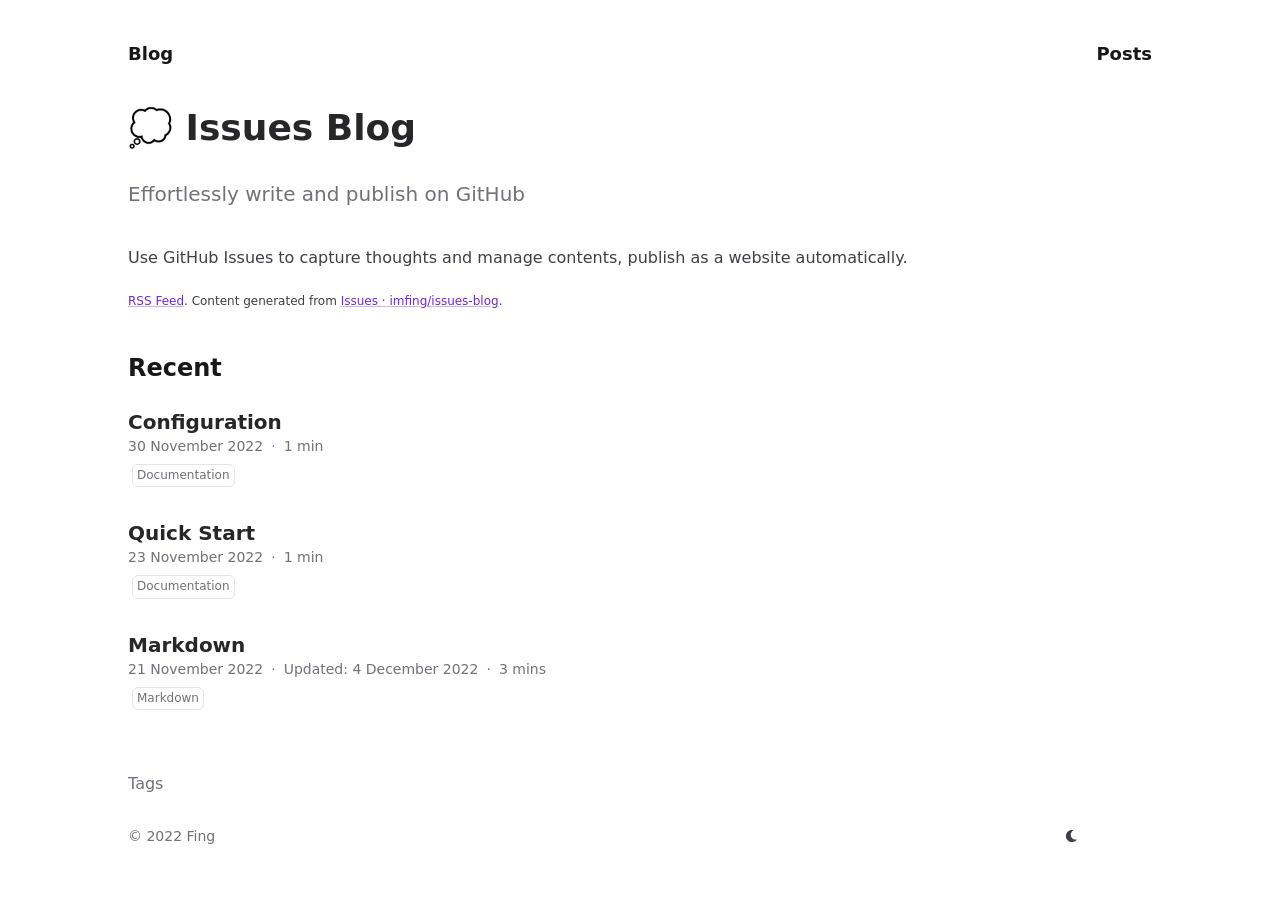
<file: page/1/index.html>
<!doctype html><html lang=en><head><title>https://imfing.github.io/issues-blog/</title>
<link rel=canonical href=https://imfing.github.io/issues-blog/><meta name=robots content="noindex"><meta charset=utf-8><meta http-equiv=refresh content="0; url=https://imfing.github.io/issues-blog/"></head></html>
</file>
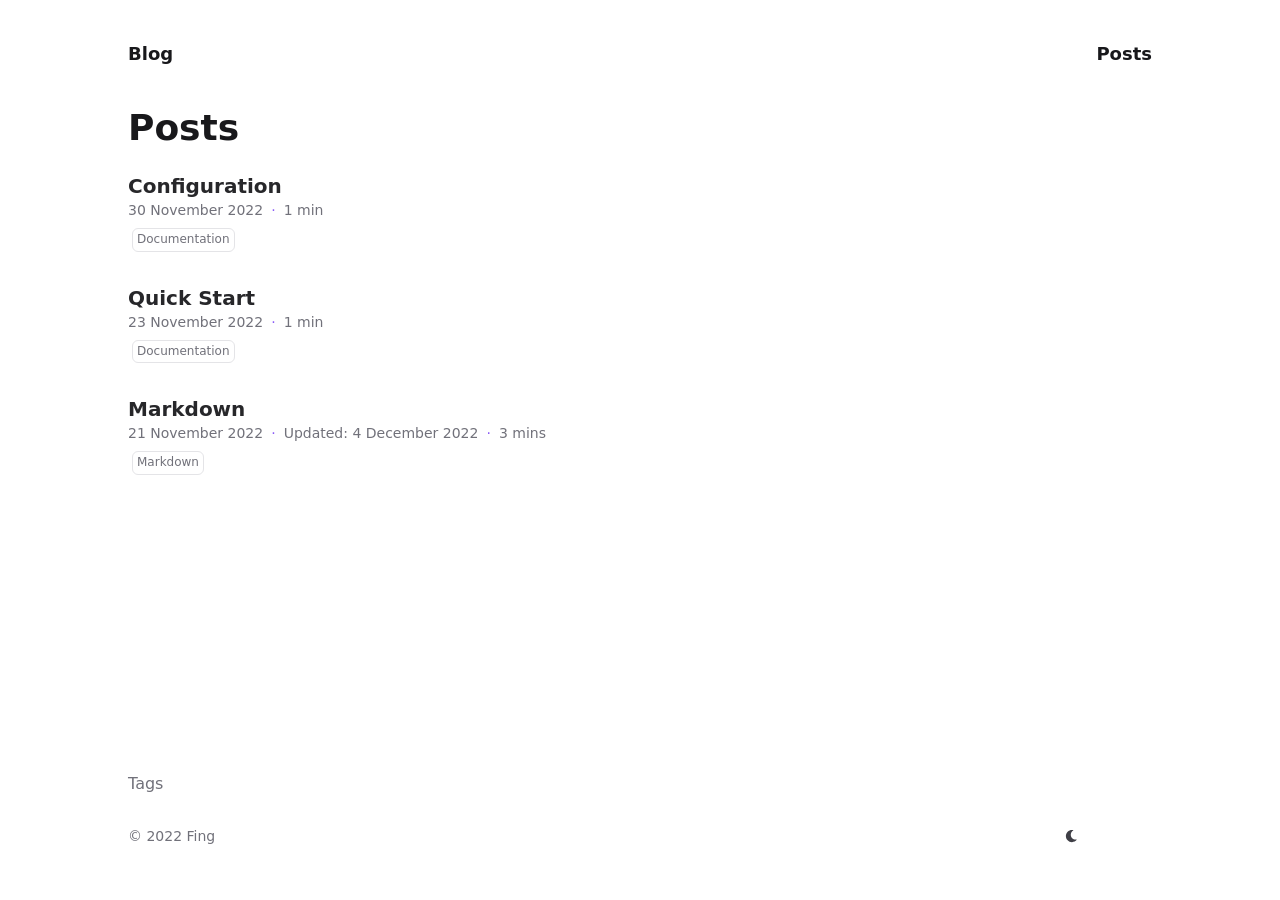
<file: posts/page/1/index.html>
<!doctype html><html lang=en><head><title>https://imfing.github.io/issues-blog/posts/</title>
<link rel=canonical href=https://imfing.github.io/issues-blog/posts/><meta name=robots content="noindex"><meta charset=utf-8><meta http-equiv=refresh content="0; url=https://imfing.github.io/issues-blog/posts/"></head></html>
</file>
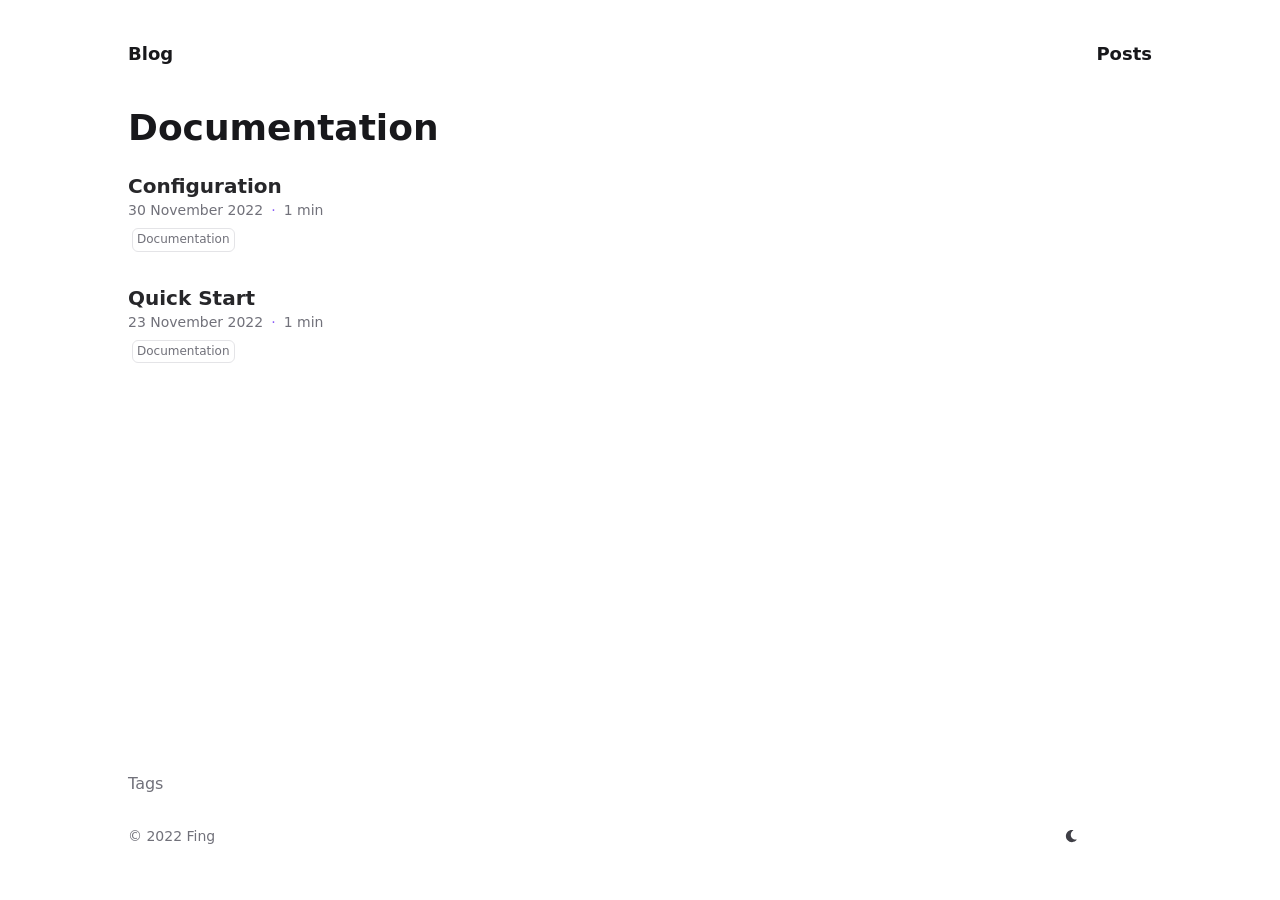
<file: tags/documentation/page/1/index.html>
<!doctype html><html lang=en><head><title>https://imfing.github.io/issues-blog/tags/documentation/</title>
<link rel=canonical href=https://imfing.github.io/issues-blog/tags/documentation/><meta name=robots content="noindex"><meta charset=utf-8><meta http-equiv=refresh content="0; url=https://imfing.github.io/issues-blog/tags/documentation/"></head></html>
</file>
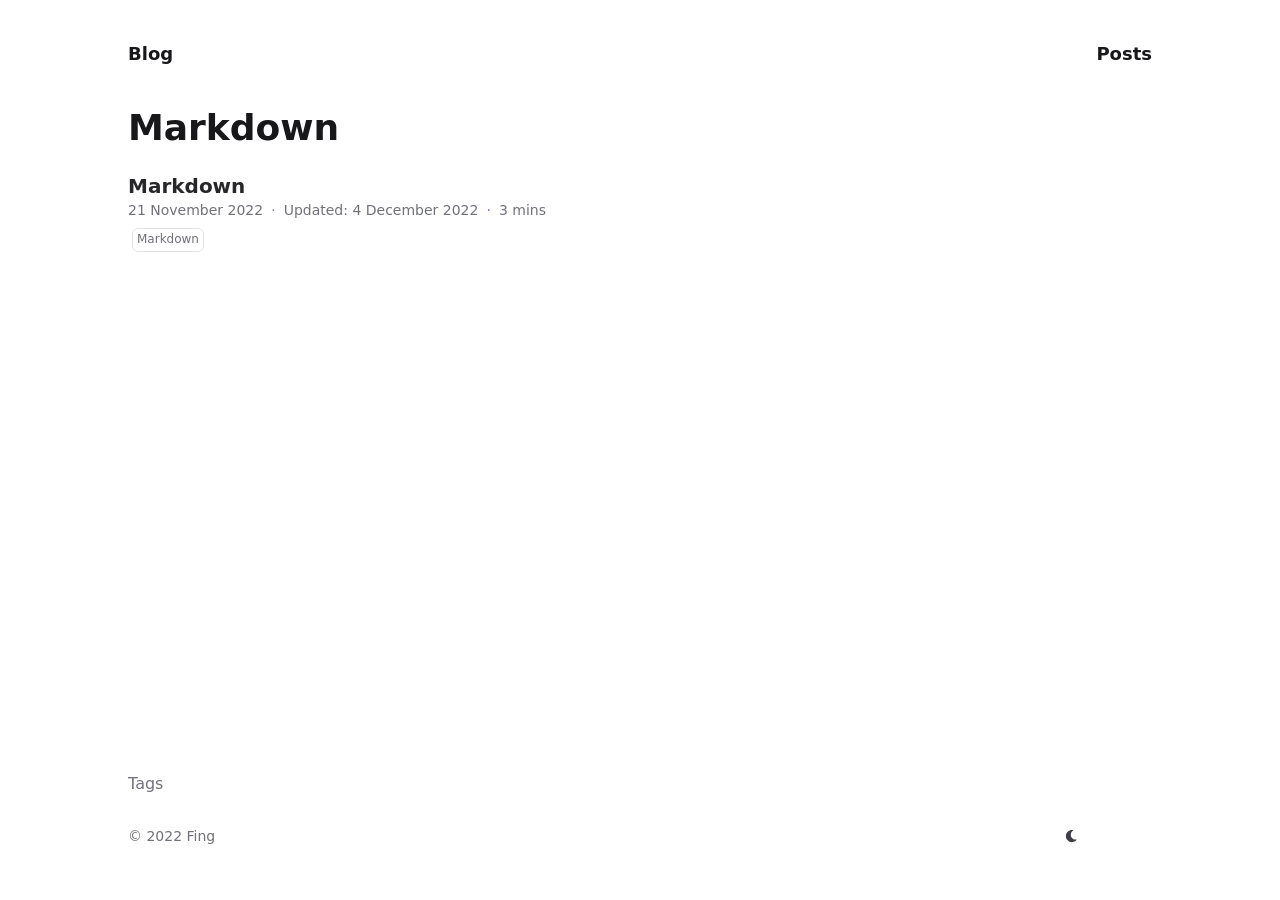
<file: tags/markdown/page/1/index.html>
<!doctype html><html lang=en><head><title>https://imfing.github.io/issues-blog/tags/markdown/</title>
<link rel=canonical href=https://imfing.github.io/issues-blog/tags/markdown/><meta name=robots content="noindex"><meta charset=utf-8><meta http-equiv=refresh content="0; url=https://imfing.github.io/issues-blog/tags/markdown/"></head></html>
</file>
